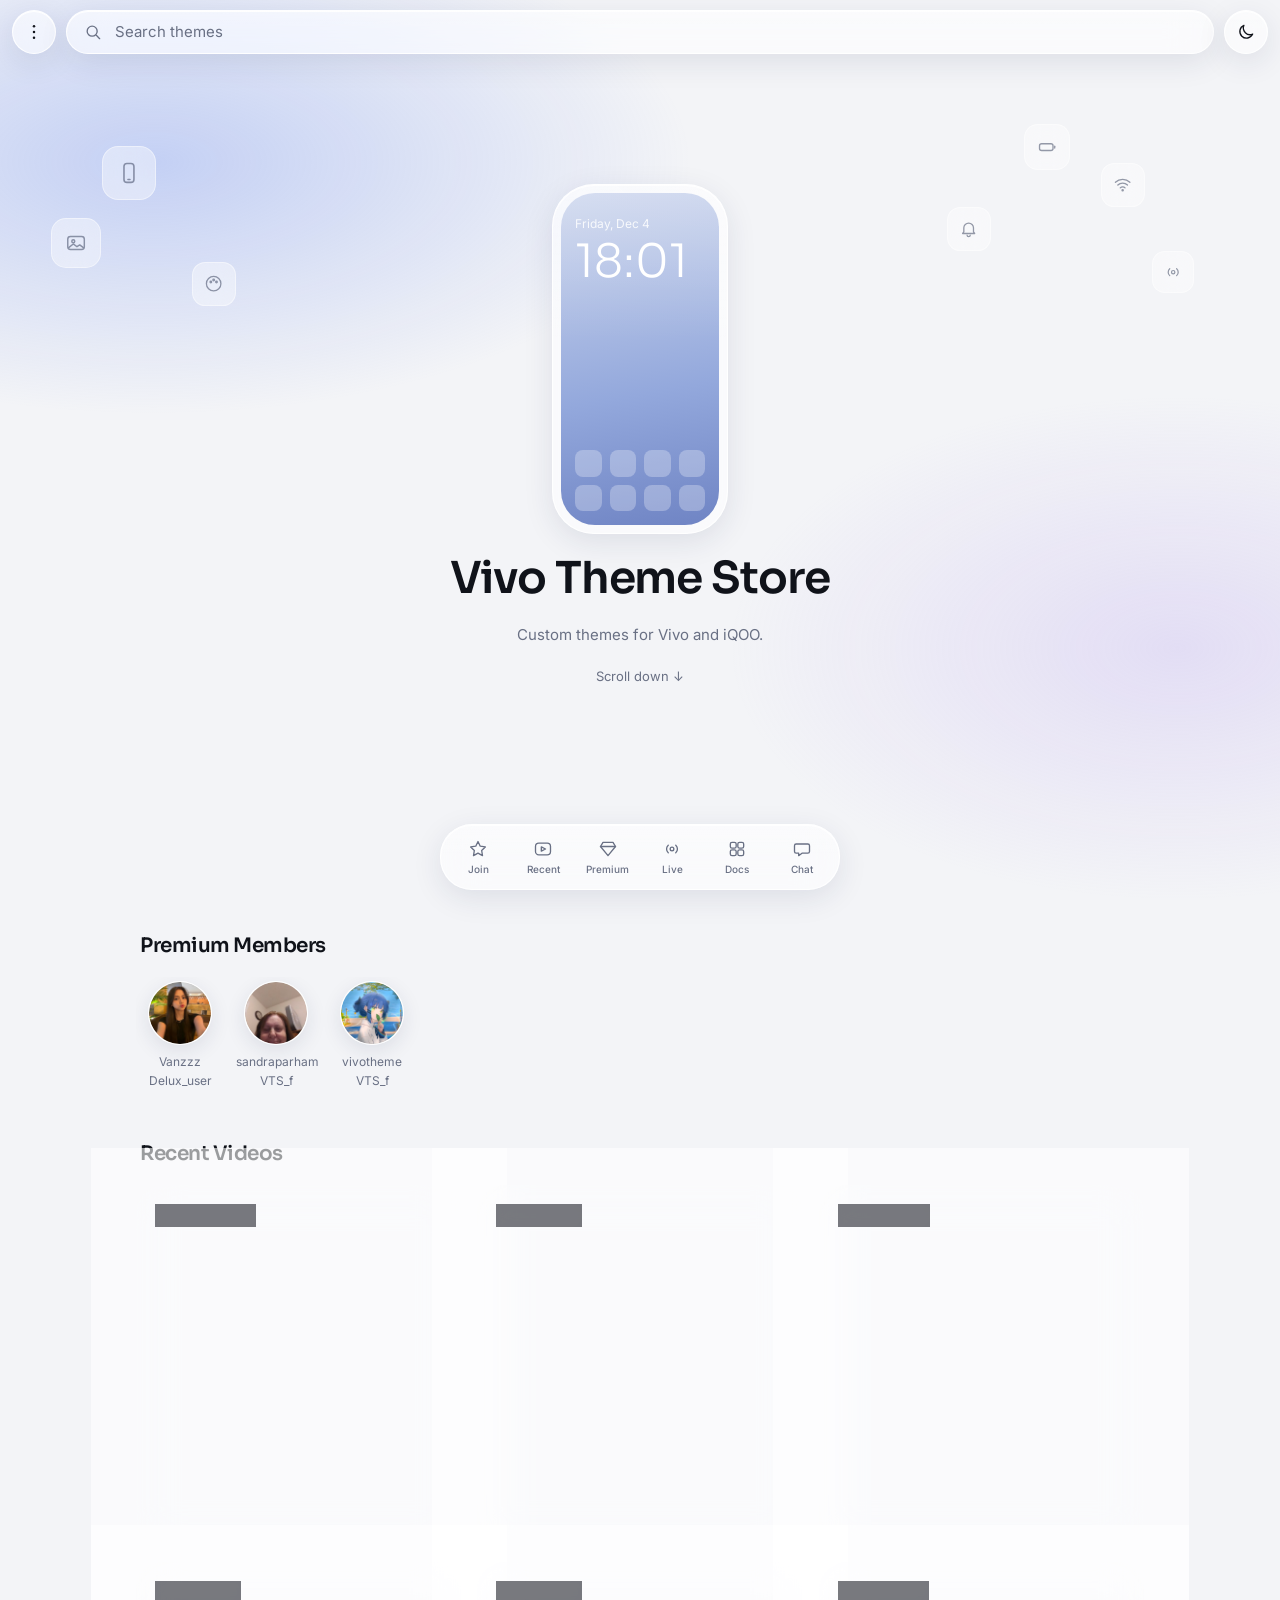
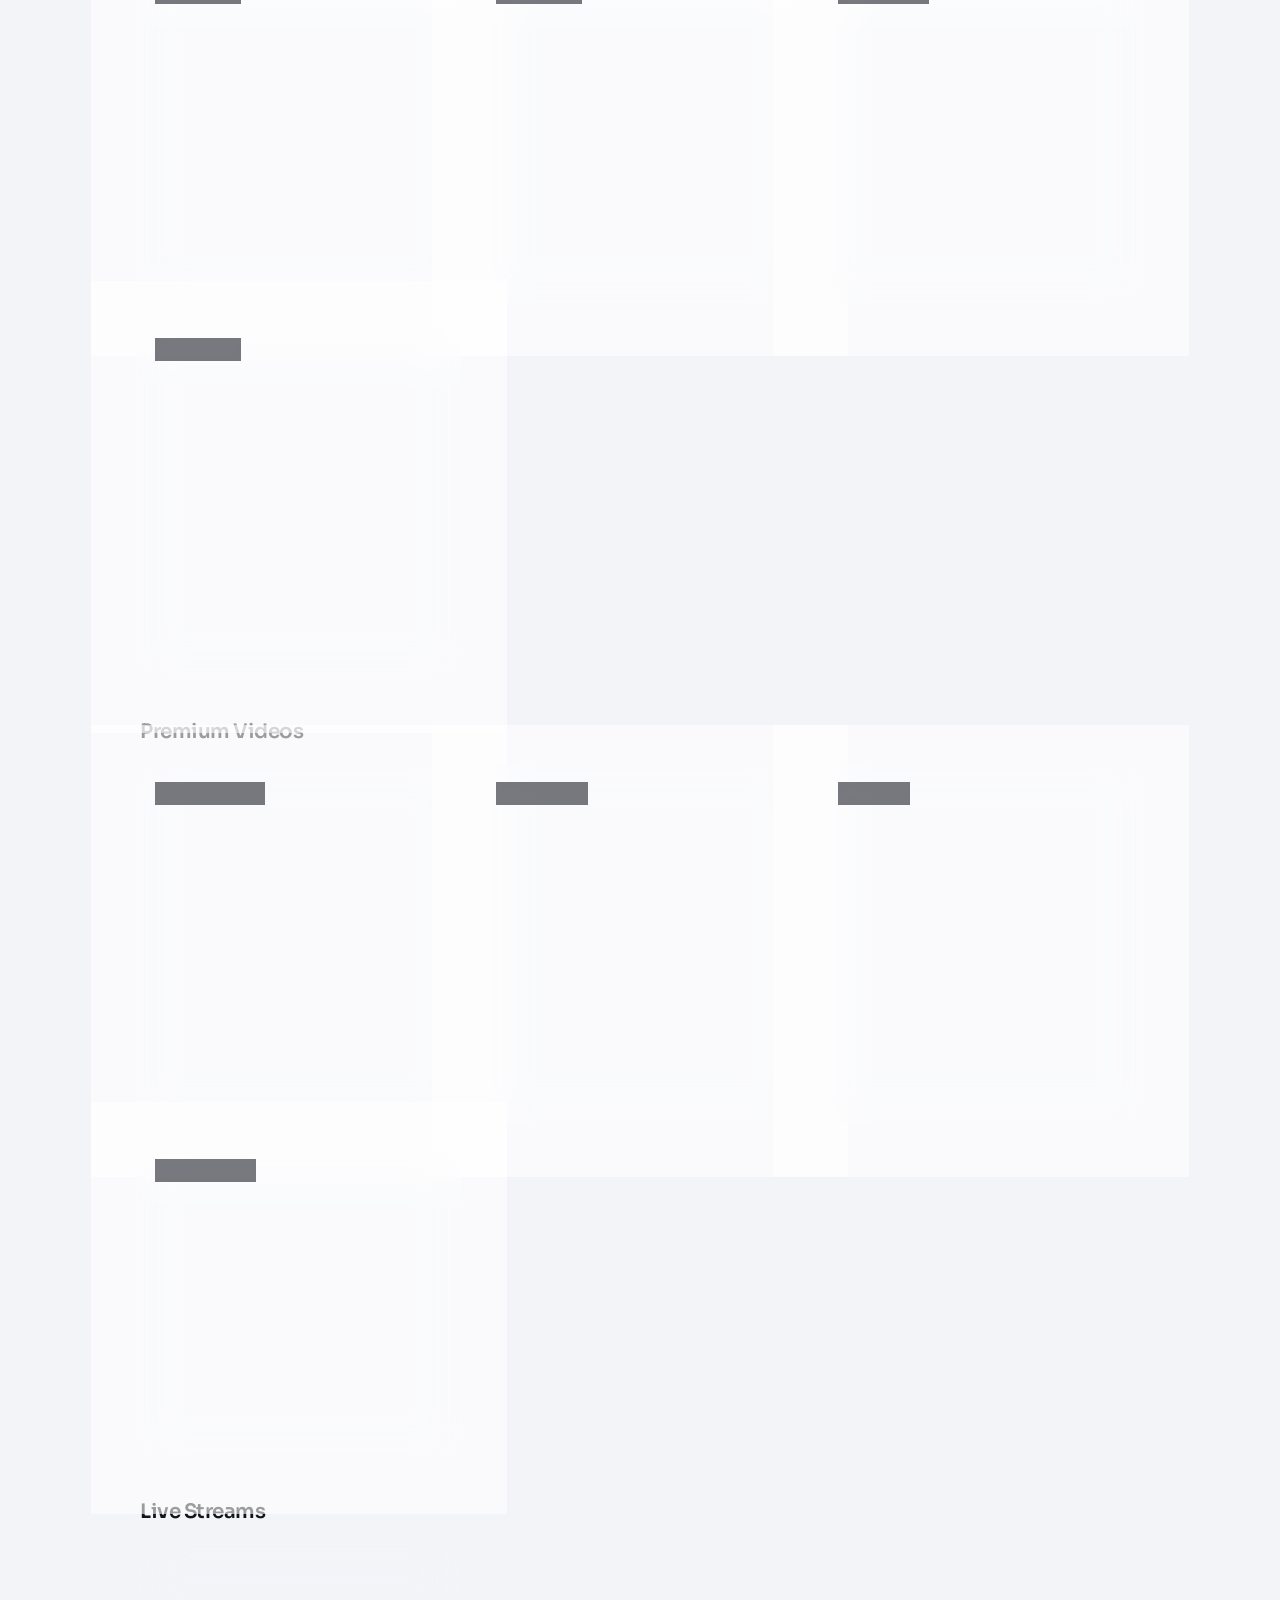
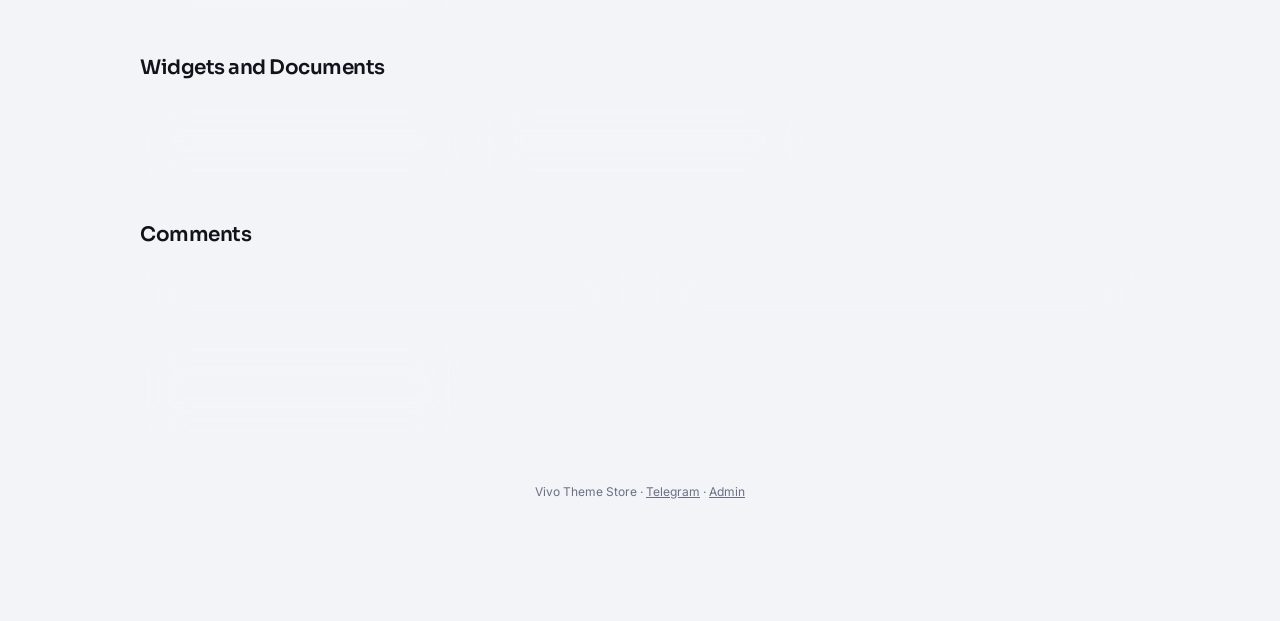
<file: index.html>
<!doctype html>
<html lang="en">
<head>
<meta charset="utf-8">
<meta name="viewport" content="width=device-width,initial-scale=1,viewport-fit=cover">
<meta name="theme-color" content="#f3f4f7">
<title>Vivo Theme Store</title>
<script>try{var t=localStorage.getItem('vivo-theme-store-theme')||(matchMedia('(prefers-color-scheme:dark)').matches?'dark':'light');document.documentElement.setAttribute('data-theme',t)}catch(e){}</script>
<link rel="preconnect" href="https://fonts.googleapis.com">
<link rel="preconnect" href="https://fonts.gstatic.com" crossorigin>
<link href="https://fonts.googleapis.com/css2?family=Sora:wght@300;600&family=Inter:wght@400;500;600&display=swap" rel="stylesheet">
<link rel="stylesheet" href="style.css">
</head>
<body>
<div class="bgw"></div>
<div class="fl" id="fl" aria-hidden="true"></div>

<div class="top">
  <button class="ib glass g" id="menuBtn" type="button" aria-label="Menu" aria-expanded="false"></button>
  <label class="sb glass">
    <span id="searchIcon" style="display:grid;color:var(--mut)" aria-hidden="true"></span>
    <input id="searchInput" type="search" placeholder="Search themes" aria-label="Search themes">
  </label>
  <button class="ib glass g" id="themeToggle" type="button" aria-label="Switch theme"></button>
</div>
<div class="menu glass" id="menu" role="menu"></div>

<main>
  <div class="hero">
    <div class="stage" id="stage">
      <div class="ph glass g" id="phone">
        <div class="scr">
          <small id="dateText"></small>
          <b id="clockText">9:41</b>
          <div class="ap"><i></i><i></i><i></i><i></i><i></i><i></i><i></i><i></i></div>
        </div>
      </div>
    </div>
    <h1>Vivo Theme Store</h1>
    <p>Custom themes for Vivo and iQOO.</p>
    <div class="cue">Scroll down ↓</div>
  </div>

  <section class="s" id="sec-members"><h2>Premium Members</h2><div class="mem" id="memberList"></div></section>
  <section class="s" id="sec-latest"><h2>Recent Videos</h2><div class="grid" id="latestGrid"></div></section>
  <section class="s" id="sec-premium"><h2>Premium Videos</h2><div class="grid" id="premiumGrid"></div></section>
  <section class="s" id="sec-live"><h2>Live Streams</h2><div class="grid" id="liveGrid"></div></section>
  <section class="s" id="sec-widgets"><h2>Widgets and Documents</h2><div class="grid" id="widgetsGrid"></div></section>
  <section class="s" id="sec-comments">
    <h2>Comments</h2>
    <div class="com">
      <a class="glass g" id="ytComment" href="https://www.youtube.com/@vivothemestore" target="_blank" rel="noopener noreferrer">Comment on YouTube</a>
      <a class="glass g" id="telegramLink" href="#" target="_blank" rel="noopener noreferrer">Chat on Telegram</a>
    </div>
    <div class="grid" id="communityGrid"></div>
  </section>

  <footer class="foot">Vivo Theme Store · <a id="footerTelegram" href="#" target="_blank" rel="noopener noreferrer">Telegram</a> · <a href="admin.html">Admin</a></footer>
</main>

<nav class="dock glass" id="dock" aria-label="Sections"></nav>

<script src="theme.js"></script>
<script src="app.js"></script>
</body>
</html>
</file>
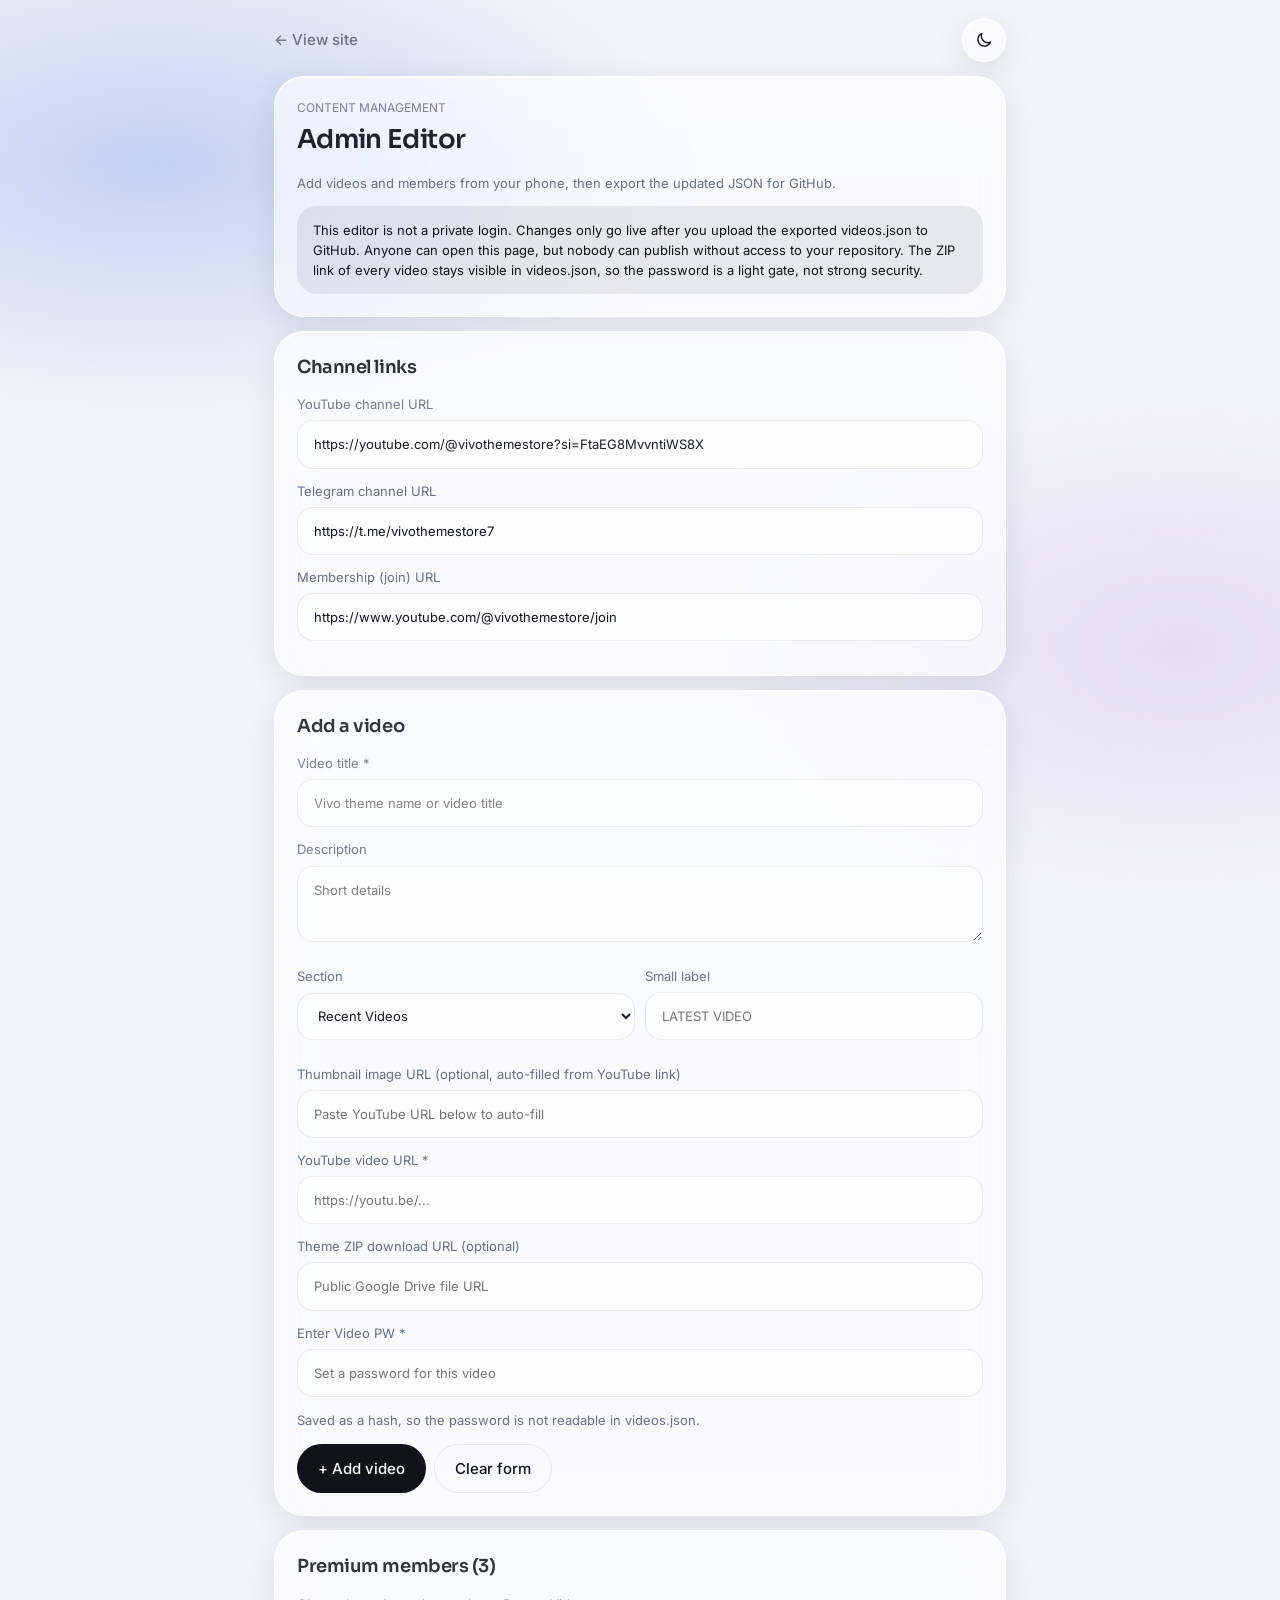
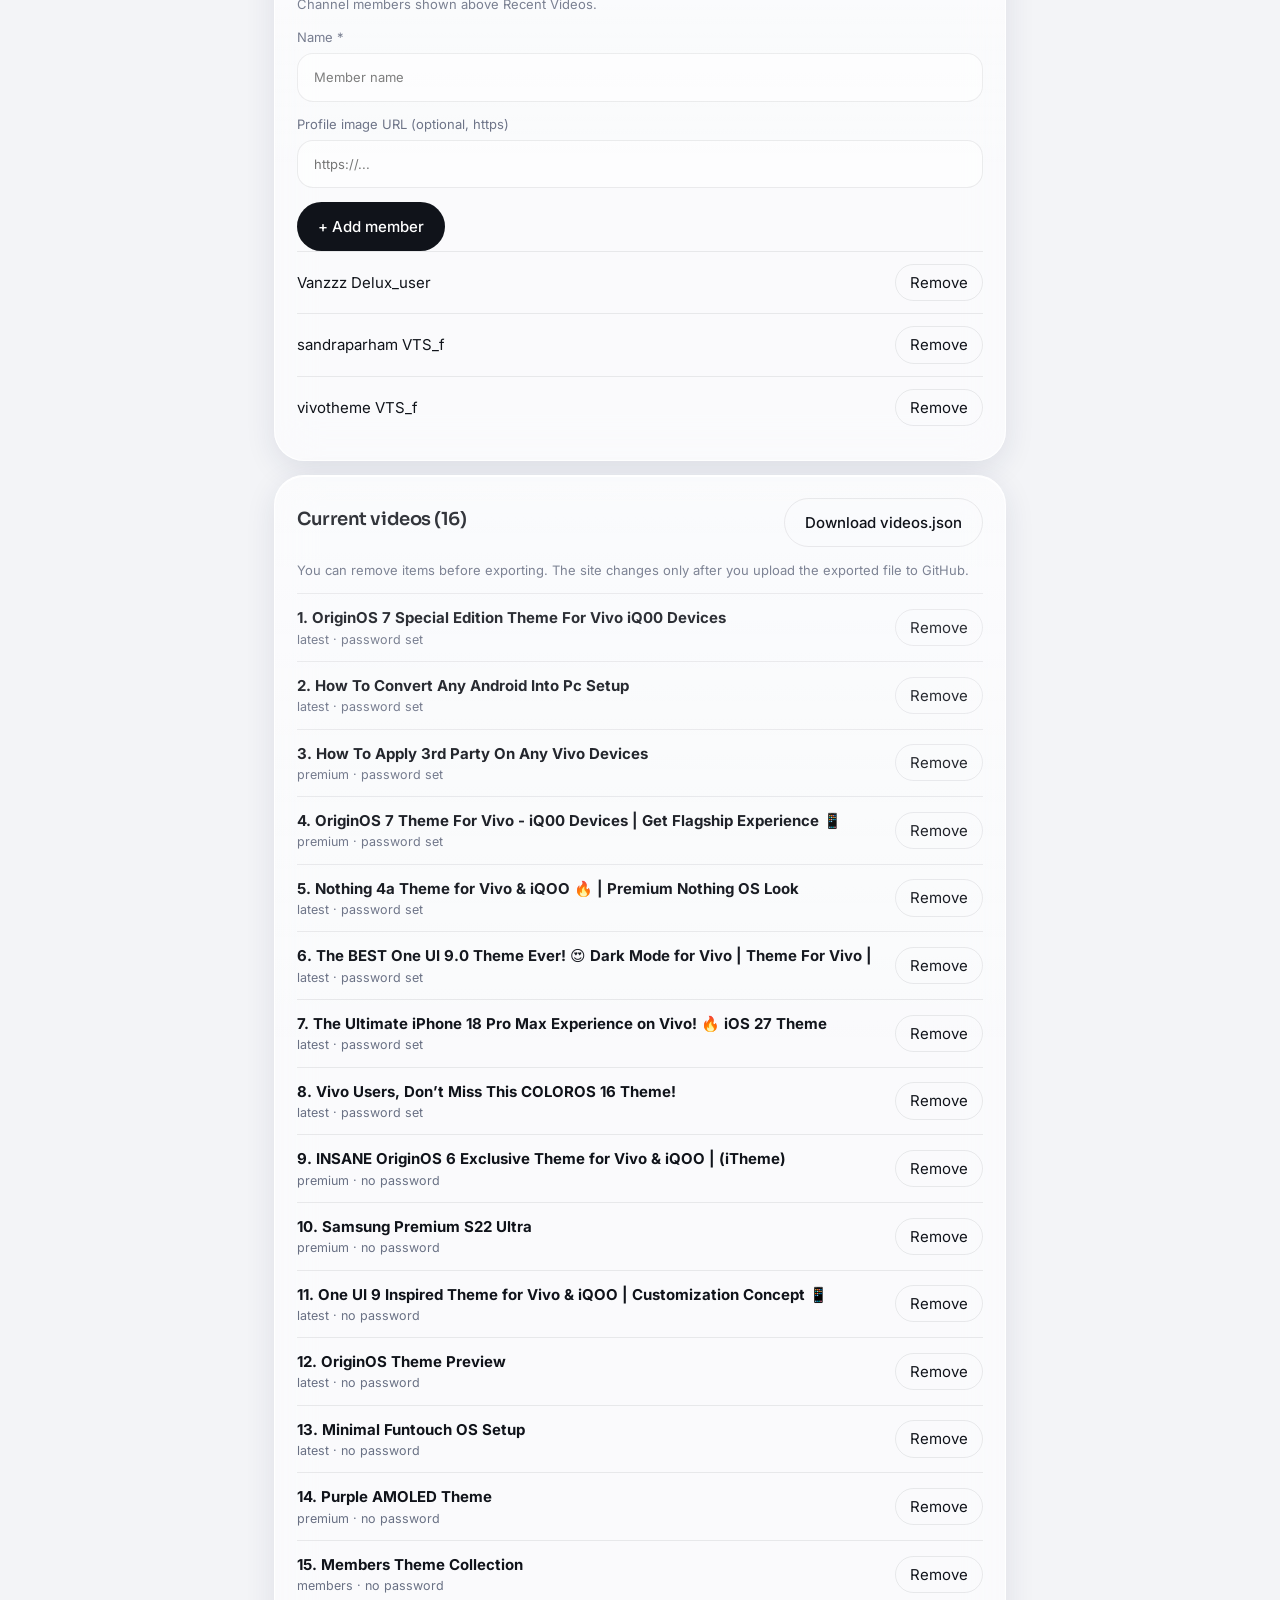
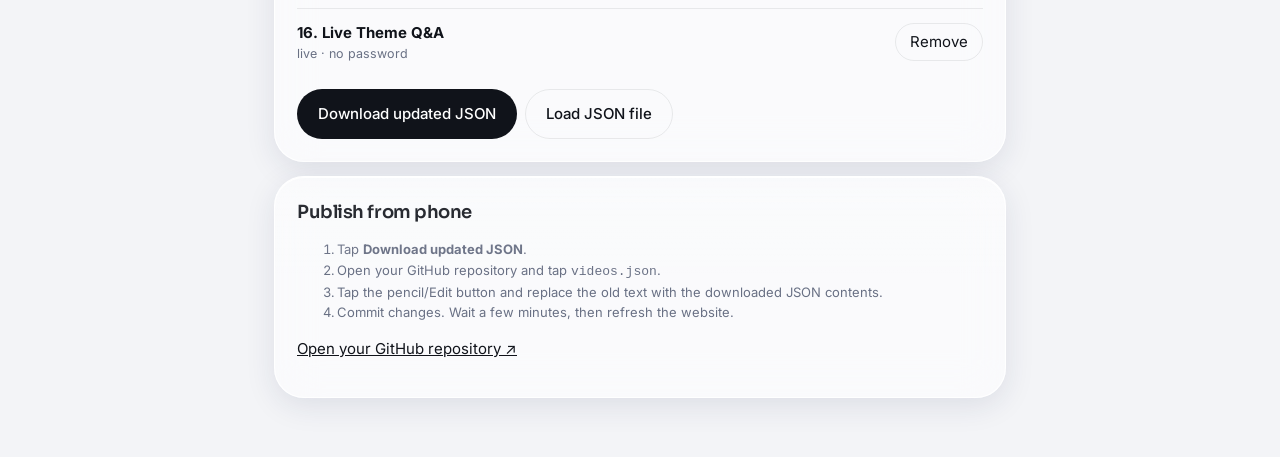
<file: admin.html>
<!doctype html>
<html lang="en">
<head>
<meta charset="utf-8">
<meta name="viewport" content="width=device-width,initial-scale=1,viewport-fit=cover">
<meta name="theme-color" content="#f3f4f7">
<title>Vivo Theme Store – Admin Editor</title>
<script>try{var t=localStorage.getItem('vivo-theme-store-theme')||(matchMedia('(prefers-color-scheme:dark)').matches?'dark':'light');document.documentElement.setAttribute('data-theme',t)}catch(e){}</script>
<link rel="preconnect" href="https://fonts.googleapis.com">
<link rel="preconnect" href="https://fonts.gstatic.com" crossorigin>
<link href="https://fonts.googleapis.com/css2?family=Sora:wght@300;600&family=Inter:wght@400;500;600&display=swap" rel="stylesheet">
<link rel="stylesheet" href="style.css">
</head>
<body>
<div class="bgw"></div>
<main class="admin-main page">
  <div class="topline">
    <a href="index.html">← View site</a>
    <button id="themeToggle" class="ib glass g" type="button" aria-label="Switch theme"></button>
  </div>

  <section class="admin-card glass">
    <div class="eyebrow">CONTENT MANAGEMENT</div>
    <h1 style="font-size:26px">Admin Editor</h1>
    <p class="muted">Add videos and members from your phone, then export the updated JSON for GitHub.</p>
    <div class="warning">This editor is not a private login. Changes only go live after you upload the exported videos.json to GitHub. Anyone can open this page, but nobody can publish without access to your repository. The ZIP link of every video stays visible in videos.json, so the password is a light gate, not strong security.</div>
  </section>

  <section class="admin-card glass">
    <h2>Channel links</h2>
    <label class="field">YouTube channel URL<input id="channel" placeholder="https://www.youtube.com/@yourchannel"></label>
    <label class="field">Telegram channel URL<input id="telegram" placeholder="https://t.me/your_channel"></label>
    <label class="field">Membership (join) URL<input id="membership" placeholder="https://www.youtube.com/@yourchannel/join"></label>
  </section>

  <section class="admin-card glass">
    <h2>Add a video</h2>
    <label class="field">Video title *<input id="title" placeholder="Vivo theme name or video title"></label>
    <label class="field">Description<textarea id="description" placeholder="Short details"></textarea></label>
    <div class="form-grid">
      <label class="field">Section
        <select id="category">
          <option value="latest">Recent Videos</option>
          <option value="premium">Premium Videos</option>
          <option value="members">Members Only (shown in Premium)</option>
          <option value="live">Live Streams</option>
          <option value="widgets">Widgets and Documents</option>
        </select>
      </label>
      <label class="field">Small label<input id="tag" placeholder="LATEST VIDEO"></label>
    </div>
    <label class="field">Thumbnail image URL (optional, auto-filled from YouTube link)<input id="thumbnail" placeholder="Paste YouTube URL below to auto-fill"></label>
    <div id="thumbPreviewWrap" hidden>
      <img id="thumbPreview" alt="Thumbnail preview" style="display:block;width:100%;max-width:320px;aspect-ratio:16/9;object-fit:cover;border-radius:16px">
    </div>
    <label class="field">YouTube video URL *<input id="url" placeholder="https://youtu.be/..."></label>
    <label class="field">Theme ZIP download URL (optional)<input id="download" placeholder="Public Google Drive file URL"></label>
    <label class="field">Enter Video PW *<input id="videoPW" type="password" placeholder="Set a password for this video" autocomplete="new-password"></label>
    <p class="muted">Saved as a hash, so the password is not readable in videos.json.</p>
    <div class="admin-actions">
      <button class="btn primary g" id="addBtn" type="button">+ Add video</button>
      <button class="btn g" id="resetForm" type="button">Clear form</button>
    </div>
  </section>

  <section class="admin-card glass">
    <h2>Premium members (<span id="memberCount">0</span>)</h2>
    <p class="muted">Channel members shown above Recent Videos.</p>
    <label class="field">Name *<input id="memberName" placeholder="Member name"></label>
    <label class="field">Profile image URL (optional, https)<input id="memberImage" placeholder="https://..."></label>
    <div class="admin-actions"><button class="btn primary g" id="addMember" type="button">+ Add member</button></div>
    <div id="memberListAdmin"></div>
  </section>

  <section class="admin-card glass">
    <div class="admin-top">
      <h2>Current videos (<span id="count">0</span>)</h2>
      <button class="btn g" id="exportBtn" type="button">Download videos.json</button>
    </div>
    <p class="muted">You can remove items before exporting. The site changes only after you upload the exported file to GitHub.</p>
    <div id="videoList"></div>
    <div class="admin-actions">
      <button class="btn primary g" id="downloadBtn" type="button">Download updated JSON</button>
      <button class="btn g" id="importBtn" type="button">Load JSON file</button>
      <input type="file" id="fileInput" accept="application/json,.json" hidden>
    </div>
  </section>

  <section class="admin-card glass">
    <h2>Publish from phone</h2>
    <ol class="muted">
      <li>Tap <b>Download updated JSON</b>.</li>
      <li>Open your GitHub repository and tap <code>videos.json</code>.</li>
      <li>Tap the pencil/Edit button and replace the old text with the downloaded JSON contents.</li>
      <li>Commit changes. Wait a few minutes, then refresh the website.</li>
    </ol>
    <p><a href="https://github.com/pencildreamsofficial-rgb/vivo-theme-store" target="_blank" rel="noopener noreferrer">Open your GitHub repository ↗</a></p>
  </section>
</main>
<script src="theme.js"></script>
<script src="admin.js"></script>
</body>
</html>
</file>
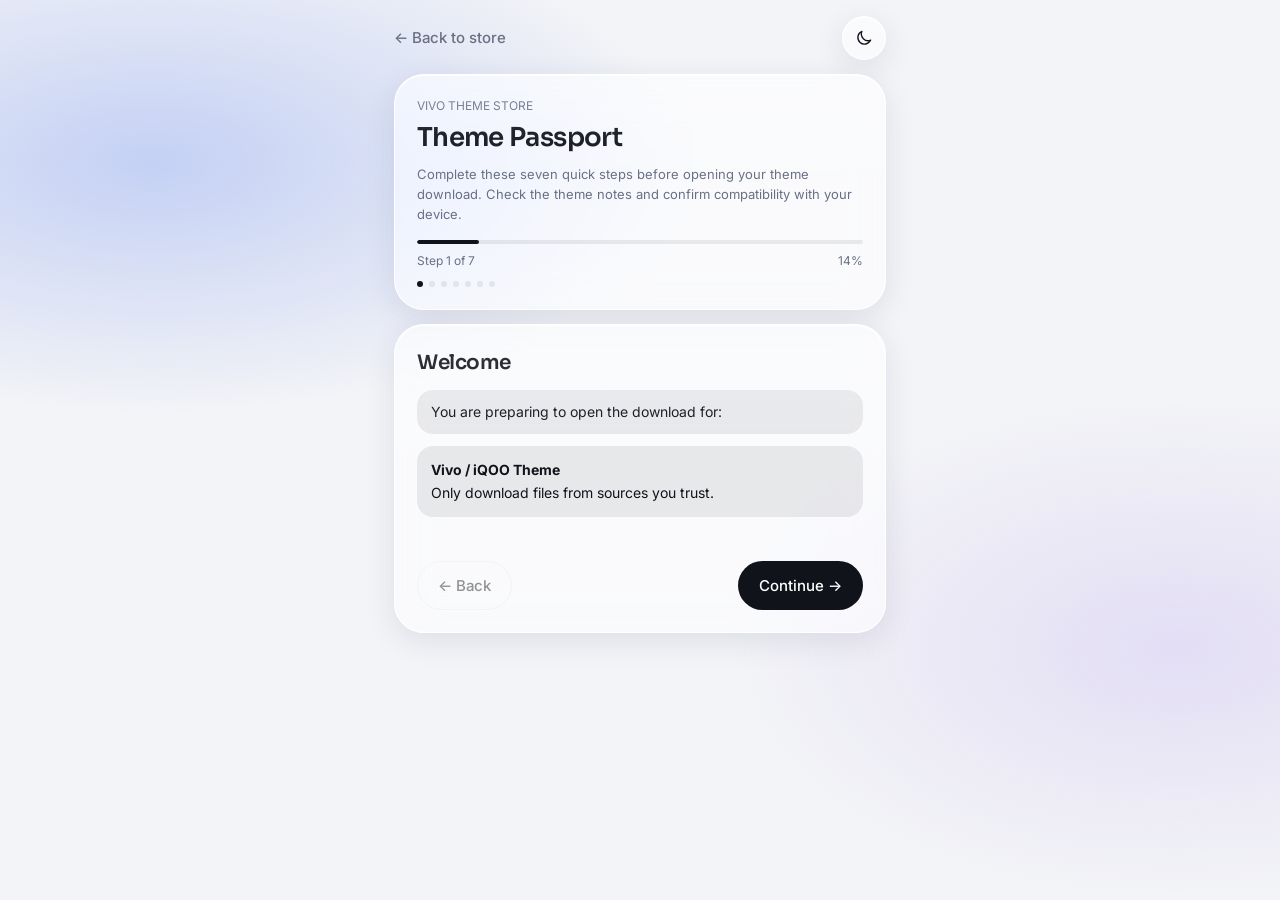
<file: download.html>
<!doctype html>
<html lang="en">
<head>
<meta charset="utf-8">
<meta name="viewport" content="width=device-width,initial-scale=1,viewport-fit=cover">
<meta name="theme-color" content="#f3f4f7">
<title>Theme Passport – Vivo Theme Store</title>
<script>try{var t=localStorage.getItem('vivo-theme-store-theme')||(matchMedia('(prefers-color-scheme:dark)').matches?'dark':'light');document.documentElement.setAttribute('data-theme',t)}catch(e){}</script>
<link rel="preconnect" href="https://fonts.googleapis.com">
<link rel="preconnect" href="https://fonts.gstatic.com" crossorigin>
<link href="https://fonts.googleapis.com/css2?family=Sora:wght@300;600&family=Inter:wght@400;500;600&display=swap" rel="stylesheet">
<link rel="stylesheet" href="style.css">
</head>
<body>
<div class="bgw"></div>
<main class="passport page">
  <div class="topline">
    <a href="index.html">← Back to store</a>
    <button id="themeToggle" class="ib glass g" type="button" aria-label="Switch theme"></button>
  </div>

  <section class="intro glass">
    <div class="eyebrow">VIVO THEME STORE</div>
    <h1>Theme Passport</h1>
    <p>Complete these seven quick steps before opening your theme download. Check the theme notes and confirm compatibility with your device.</p>
    <div class="track"><div class="fill" id="fill"></div></div>
    <div class="progress"><span id="stepLabel">Step 1 of 7</span><span id="percent">14%</span></div>
    <div class="dots" id="dots"></div>
  </section>

  <section class="panel glass">
    <div id="stage"></div>
    <div class="status" id="status" role="status" aria-live="polite"></div>
    <div class="actions">
      <button class="btn g" id="back" type="button">← Back</button>
      <button class="btn primary g" id="next" type="button">Continue →</button>
    </div>
  </section>
</main>

<script src="theme.js"></script>
<script>
(() => {
  const params = new URLSearchParams(location.search);
  const title = params.get('title') || 'Vivo / iQOO Theme';
  const videoId = params.get('id') || '';
  const raw = params.get('url') || '';

  // Only allow the expected Google Drive download domains.
  const url = /^https:\/\/(drive\.google\.com|docs\.google\.com)\//i.test(raw) ? raw : '';

  let selectedSeries = '';
  let selectedDeviceName = '';
  let step = 0;
  let videoData = null;

  const escapeHtml = (s) => String(s).replace(/[&<>"']/g, (c) => ({ '&': '&amp;', '<': '&lt;', '>': '&gt;', '"': '&quot;', "'": '&#39;' }[c]));

  const stageDefinitions = [
    {
      title: 'Welcome',
      text: 'You are preparing to open the download for:',
      field: () => `<div class="summary"><b>${escapeHtml(title)}</b><br>Only download files from sources you trust.</div>`
    },
    {
      title: 'Choose your device',
      text: 'Select your device series and enter your exact phone model.',
      field: () => `
        <label class="field">Device Model / Series
          <select id="deviceSeries" required>
            <option value="">Select your series</option>
            <option>Vivo X Series</option><option>Vivo V Series</option><option>Vivo T Series</option>
            <option>Vivo Y Series</option><option>Vivo S Series</option><option>Vivo Z Series</option>
            <option>Vivo YUVA Series</option><option>iQOO Series</option><option>Other</option>
          </select>
        </label>
        <label class="field">Device Name
          <input id="deviceName" type="text" placeholder="e.g. Vivo X200 Pro" maxlength="80" autocomplete="off" required>
        </label>`
    },
    {
      title: 'Compatibility check',
      text: 'Confirm you have checked the theme video for OS/version compatibility.',
      field: () => '<label class="check"><input id="compat" type="checkbox"> I checked the compatibility details.</label>'
    },
    {
      title: 'Backup reminder',
      text: 'Back up important settings before applying a theme or changing system appearance.',
      field: () => '<label class="check"><input id="backup" type="checkbox"> I understand and have considered a backup.</label>'
    },
    {
      title: 'Source confirmation',
      text: 'Open the creator’s video if you need installation steps or extra information.',
      field: () => '<a class="btn g" href="https://www.youtube.com/@vivothemestore" target="_blank" rel="noopener noreferrer">Open YouTube channel ↗</a>'
    },
    {
      title: 'Ready',
      text: 'Review your choices before continuing to password verification.',
      field: () => '<div class="summary" id="finalSummary"></div>'
    },
    {
      title: 'Enter Video Password',
      text: 'Enter the password supplied for this video to continue to the download.',
      field: () => `
        <label class="field">Video password
          <input id="videoPassword" type="password" autocomplete="current-password" placeholder="Enter Video PW" required>
        </label>
        <p class="info">The password must match this video’s saved password.</p>`
    }
  ];

  const $ = (id) => document.getElementById(id);
  const stage = $('stage'), dots = $('dots'), fill = $('fill'), label = $('stepLabel'),
        percent = $('percent'), back = $('back'), next = $('next'), status = $('status');

  const say = (msg, error) => { status.textContent = msg; status.classList.toggle('error', !!error); };

  async function sha256(text) {
    const buf = await crypto.subtle.digest('SHA-256', new TextEncoder().encode(text));
    return [...new Uint8Array(buf)].map((b) => b.toString(16).padStart(2, '0')).join('');
  }

  async function loadVideoData() {
    try {
      const res = await fetch('./videos.json', { cache: 'no-store' });
      if (!res.ok) throw new Error('Could not load videos.json');
      const data = await res.json();
      videoData = (data.videos || []).find((v) => String(v.id || '') === videoId) || null;
    } catch (e) {
      console.error('Password data error:', e);
      videoData = null;
    }
  }

  // Works with a hashed password (videoPWHash) or the older plain videoPW.
  async function passwordMatches(entered) {
    if (videoData.videoPWHash) {
      return (await sha256(videoId + ':' + entered)) === String(videoData.videoPWHash);
    }
    return entered === String(videoData.videoPW || '');
  }
  const hasPassword = () => !!(videoData.videoPWHash || videoData.videoPW);

  function render() {
    const cur = stageDefinitions[step];
    stage.innerHTML = `<h2>${cur.title}</h2><p class="info">${cur.text}</p>${cur.field()}`;

    if (step === 1) {
      $('deviceSeries').value = selectedSeries;
      $('deviceName').value = selectedDeviceName;
    }

    dots.innerHTML = stageDefinitions.map((_, i) => `<span class="dot ${i <= step ? 'active' : ''}"></span>`).join('');
    const pct = Math.round((step + 1) / stageDefinitions.length * 100);
    fill.style.width = pct + '%';
    label.textContent = `Step ${step + 1} of ${stageDefinitions.length}`;
    percent.textContent = pct + '%';
    back.disabled = step === 0;
    next.textContent = step === 5 ? 'Continue to password →' : step === 6 ? 'Verify password →' : 'Continue →';

    if (step === 5) {
      $('finalSummary').innerHTML =
        `<b>Theme:</b> ${escapeHtml(title)}<br>` +
        `<b>Device Series:</b> ${escapeHtml(selectedSeries)}<br>` +
        `<b>Device Name:</b> ${escapeHtml(selectedDeviceName)}<br>` +
        `<b>Download:</b> ${url ? 'Link available' : 'No direct download link supplied'}`;
    }
  }

  next.addEventListener('click', async () => {
    say('');

    if (step === 1) {
      selectedSeries = $('deviceSeries')?.value || '';
      selectedDeviceName = $('deviceName')?.value.trim() || '';
      if (!selectedSeries) return say('Please select your device series.', true);
      if (!selectedDeviceName) { $('deviceName')?.focus(); return say('Please enter your device name.', true); }
    }
    if (step === 2 && !$('compat')?.checked) return say('Please confirm you checked compatibility to continue.', true);
    if (step === 3 && !$('backup')?.checked) return say('Please acknowledge the backup reminder to continue.', true);

    if (step === 6) {
      const entered = $('videoPassword')?.value ?? '';
      if (!videoId) return say('This download link is missing its video ID. Return to the store and open the download again.', true);

      next.disabled = true;
      next.textContent = 'Checking…';
      if (!videoData) await loadVideoData();
      next.disabled = false;
      next.textContent = 'Verify password →';

      if (!videoData) return say('Could not find this video in videos.json. Please return to the store and try again.', true);
      if (!hasPassword()) return say('No password has been set for this video yet. Please contact the site owner.', true);

      let ok = false;
      try { ok = await passwordMatches(entered); }
      catch (e) { return say('Password check needs a secure (https) page.', true); }

      if (!ok) {
        say('Incorrect password. Please try again.', true);
        const input = $('videoPassword');
        input.classList.remove('shake'); void input.offsetWidth; input.classList.add('shake');
        return;
      }
      if (url) { say('Password accepted. Opening download…'); location.href = url; }
      else say('Password accepted, but no valid download link was supplied.', true);
      return;
    }

    if (step < stageDefinitions.length - 1) { step++; render(); }
  });

  back.addEventListener('click', () => {
    if (step === 1) {
      selectedSeries = $('deviceSeries')?.value || selectedSeries;
      selectedDeviceName = $('deviceName')?.value.trim() || selectedDeviceName;
    }
    if (step > 0) { step--; say(''); render(); }
  });

  document.addEventListener('pointerdown', (e) => {
    const el = e.target.closest('.g');
    if (!el) return;
    const r = el.getBoundingClientRect();
    el.style.setProperty('--x', e.clientX - r.left + 'px');
    el.style.setProperty('--y', e.clientY - r.top + 'px');
    el.classList.remove('pop'); void el.offsetWidth; el.classList.add('pop');
  });

  render();
})();
</script>
</body>
</html>
</file>
<file: style.css>
/* Vivo Theme Store: minimal liquid glass */
:root{--bg:#f3f4f7;--ink:#10131a;--mut:#697084;--gl:rgba(255,255,255,.58);--gb:rgba(255,255,255,.9);--hl:rgba(16,19,26,.08);--in:rgba(255,255,255,.95);--sh:rgba(30,40,80,.1);--ac:#3d5afe;--ok:#1a8a5f;--bad:#cf3b52;--btn:#10131a;--btnink:#fff;--wa:rgba(120,150,240,.38);--wb:rgba(190,170,240,.3)}
[data-theme="dark"]{--bg:#0a0b10;--ink:#eceef6;--mut:#8b92a8;--gl:rgba(255,255,255,.06);--gb:rgba(255,255,255,.12);--hl:rgba(255,255,255,.09);--in:rgba(255,255,255,.12);--sh:rgba(0,0,0,.5);--ac:#8196ff;--btn:#eceef6;--btnink:#0a0b10;--wa:rgba(60,90,220,.3);--wb:rgba(110,70,200,.18)}
*{box-sizing:border-box;-webkit-tap-highlight-color:transparent}
html{scroll-behavior:smooth;scroll-padding-top:72px}
body{margin:0;color:var(--ink);background:var(--bg);font:400 15px/1.55 Inter,system-ui,-apple-system,"Segoe UI",sans-serif;min-height:100vh}
h1,h2,h3{font-family:Sora,Inter,system-ui,sans-serif;margin:0;letter-spacing:-.025em;font-weight:600}
button,input,select,textarea{font:inherit;color:inherit}
a{color:inherit}
svg{display:block}
[hidden]{display:none!important}
.bgw{position:fixed;inset:0;z-index:0;pointer-events:none;background:radial-gradient(60% 40% at 12% 18%,var(--wa),transparent 70%),radial-gradient(50% 40% at 92% 72%,var(--wb),transparent 70%)}
.fl{position:fixed;inset:0;z-index:1;pointer-events:none;overflow:hidden}
.fo{position:absolute;display:grid;place-items:center;border-radius:30%;color:var(--mut);opacity:.7;background:var(--gl);border:1px solid var(--gb);backdrop-filter:blur(10px);-webkit-backdrop-filter:blur(10px);will-change:transform}
.fo svg{width:46%;height:46%}

/* glass */
.glass{position:relative;background:var(--gl);border:1px solid var(--gb);backdrop-filter:blur(22px) saturate(1.5);-webkit-backdrop-filter:blur(22px) saturate(1.5);box-shadow:0 8px 30px var(--sh),inset 0 1px 0 var(--in)}
.glass::before{content:"";position:absolute;inset:0;border-radius:inherit;pointer-events:none;background:linear-gradient(180deg,rgba(255,255,255,.16),transparent 45%)}
.g{position:relative;overflow:hidden;cursor:pointer}
.g::after{content:"";position:absolute;inset:0;background:radial-gradient(circle 110px at var(--x,50%) var(--y,50%),color-mix(in srgb,var(--ac) 32%,transparent),transparent 70%);opacity:0;pointer-events:none}
.pop{animation:bn .5s cubic-bezier(.3,1.5,.5,1)}
.pop::after{animation:gl 1s ease-out}
@keyframes bn{0%{transform:scale(1)}30%{transform:scale(.96)}65%{transform:scale(1.02)}100%{transform:scale(1)}}
@keyframes gl{0%{opacity:1}100%{opacity:0}}
@keyframes fl{0%,100%{translate:0 0}50%{translate:0 -6px}}
@media (prefers-reduced-motion:reduce){.pop,.pop::after,.cue{animation:none}html{scroll-behavior:auto}}
:focus-visible{outline:2px solid var(--ac);outline-offset:2px}

/* top bar + menu */
main{position:relative;z-index:2}
.top{position:fixed;z-index:30;top:0;left:0;right:0;display:flex;gap:10px;align-items:center;padding:calc(10px + env(safe-area-inset-top,0px)) 12px 10px}
.ib{width:44px;height:44px;border-radius:50%;border:1px solid var(--gb);display:grid;place-items:center;flex:none;color:var(--ink);padding:0;text-decoration:none}
.sb{flex:1;min-width:0;display:flex;align-items:center;gap:10px;border-radius:99px;padding:0 16px;height:44px}
.sb input{flex:1;min-width:0;width:100%;border:0;background:none;outline:0}
.sb input::placeholder{color:var(--mut)}
.menu{position:fixed;z-index:40;top:calc(62px + env(safe-area-inset-top,0px));left:12px;width:min(272px,calc(100% - 24px));border-radius:26px;padding:6px;display:none}
.menu.on{display:block;animation:bn .45s cubic-bezier(.3,1.5,.5,1)}
.menu a,.menu button{display:flex;width:100%;gap:12px;align-items:center;text-align:left;padding:12px 14px;border:0;background:none;border-radius:18px;font-weight:500;text-decoration:none;color:var(--ink);cursor:pointer}
.menu .first{background:var(--btn);color:var(--btnink);margin-bottom:4px}

/* hero */
.hero{min-height:100svh;display:flex;flex-direction:column;align-items:center;justify-content:center;text-align:center;padding:90px 24px 120px;gap:20px}
.hero h1{font-size:clamp(28px,6vw,44px);line-height:1.1}
.hero p{margin:0;color:var(--mut);max-width:32ch}
.stage{perspective:900px}
.ph{width:176px;height:350px;border-radius:42px;padding:8px;transform:rotateX(var(--rx,0deg)) rotateY(var(--ry,0deg));transition:transform .25s ease-out}
.scr{height:100%;border-radius:34px;background:linear-gradient(170deg,#cfd8ee,#93a8dc 60%,#6f84c4);padding:22px 14px 14px;display:flex;flex-direction:column;color:#fff;text-align:left;overflow:hidden}
[data-theme="dark"] .scr{background:linear-gradient(170deg,#2d3868,#1a2044 60%,#12172f)}
.scr b{font:300 46px/1 Sora,Inter,sans-serif}
.scr small{opacity:.85;font-size:12px;margin-bottom:4px}
.ap{margin-top:auto;display:grid;grid-template-columns:repeat(4,1fr);gap:8px}
.ap i{aspect-ratio:1;border-radius:30%;background:rgba(255,255,255,.28)}
.cue{color:var(--mut);font-size:13px;animation:fl 2s ease-in-out infinite}

/* sections */
section.s{padding:30px 16px 6px;max-width:1040px;margin:0 auto}
section.s>h2{font-size:20px;margin:0 4px 16px}
.mem{display:flex;gap:16px;overflow-x:auto;padding:4px 4px 12px;scrollbar-width:none}
.mm{flex:none;width:80px;text-align:center;font-size:12px;color:var(--mut);cursor:default}
.av{width:64px;height:64px;border-radius:50%;margin:0 auto 8px;display:grid;place-items:center;font:600 22px Sora,Inter,sans-serif;color:var(--ink);background:var(--gl);border:1px solid var(--gb);box-shadow:0 6px 20px var(--sh);overflow:hidden}
.av img{width:100%;height:100%;object-fit:cover}
.grid{display:grid;grid-template-columns:repeat(auto-fill,minmax(260px,1fr));gap:16px}
.card{border-radius:28px;padding:8px;display:flex;flex-direction:column;gap:12px}
.th{display:block;aspect-ratio:16/9;border-radius:21px;background:linear-gradient(135deg,var(--wa),var(--wb));position:relative;overflow:hidden}
.th img{width:100%;height:100%;object-fit:cover;position:absolute;inset:0}
.lb{position:absolute;left:10px;top:10px;padding:3px 10px;border-radius:99px;font-size:11px;font-weight:500;background:rgba(10,12,20,.55);color:#fff;backdrop-filter:blur(8px)}
.card h3{font-size:15px;line-height:1.35;padding:0 8px}
.card p{margin:0;padding:0 8px;color:var(--mut);font-size:13px}
.bt{display:flex;gap:8px;padding:0 4px 4px;margin-top:auto}
.bt a{flex:1;padding:12px;border-radius:99px;border:1px solid var(--hl);font-weight:500;text-align:center;text-decoration:none}
.bt .zp{background:var(--btn);color:var(--btnink);border-color:transparent}
.none{padding:24px;text-align:center;color:var(--mut);border-radius:24px}
.com{display:flex;gap:10px;flex-wrap:wrap;margin-bottom:16px}
.com a{flex:1;min-width:160px;padding:16px;border-radius:99px;font-weight:500;text-align:center;text-decoration:none}
.post{display:block;border-radius:24px;padding:16px;text-decoration:none}
.post h3{font-size:15px}.post p{margin:6px 0 0;color:var(--mut);font-size:13px}

/* dock */
.dock{position:fixed;z-index:30;left:50%;translate:-50% 0;bottom:calc(10px + env(safe-area-inset-bottom,0px));display:flex;gap:2px;padding:6px;border-radius:32px;width:min(400px,calc(100% - 20px))}
.dock a,.dock button{flex:1;border:0;background:none;border-radius:22px;padding:8px 0 6px;font-size:10px;font-weight:500;display:flex;flex-direction:column;align-items:center;gap:3px;min-width:0;color:var(--mut);text-decoration:none;cursor:pointer}
.dock a:active,.dock button:active{color:var(--ink)}
.foot{text-align:center;color:var(--mut);font-size:12px;padding:34px 20px 120px}
.foot a{color:var(--mut)}

/* passport (download.html) */
.page{position:relative;z-index:2}
.passport{max-width:520px;margin:0 auto;padding:calc(16px + env(safe-area-inset-top,0px)) 14px 40px;display:grid;gap:14px}
.topline{display:flex;justify-content:space-between;align-items:center}
.topline a{color:var(--mut);text-decoration:none;font-weight:500}
.intro,.panel{border-radius:30px;padding:22px}
.eyebrow{color:var(--mut);font-size:12px;margin-bottom:2px}
.intro h1{font-size:26px}
.intro p{color:var(--mut);margin:6px 0 0;font-size:13px}
.track{height:4px;border-radius:9px;background:var(--hl);margin:16px 0 8px;overflow:hidden}
.fill{height:100%;background:var(--ink);border-radius:9px;transition:width .5s cubic-bezier(.3,1.3,.5,1)}
.progress{display:flex;justify-content:space-between;color:var(--mut);font-size:12px}
.dots{display:flex;gap:6px;margin-top:10px}
.dot{width:6px;height:6px;border-radius:50%;background:var(--hl)}
.dot.active{background:var(--ink)}
.panel h2{font-size:20px}
.info{padding:11px 14px;border-radius:16px;background:var(--hl);margin:12px 0;font-size:14px}
.summary{padding:12px 14px;border-radius:16px;background:var(--hl);margin:10px 0;font-size:14px;line-height:1.7}
.field{display:grid;gap:6px;margin:12px 0;font-size:13px;color:var(--mut)}
.field input,.field select,.field textarea{width:100%;padding:13px 16px;border-radius:16px;border:1px solid var(--hl);background:var(--gl);outline:0;color:var(--ink);min-width:0}
.field textarea{min-height:76px;resize:vertical}
.check{display:flex;gap:12px;align-items:center;padding:12px 14px;border-radius:18px;border:1px solid var(--hl);margin:12px 0}
.check input{width:18px;height:18px;accent-color:var(--ink)}
.status{min-height:20px;font-size:13px;color:var(--ok);margin-top:6px}
.status.error{color:var(--bad)}
.actions{display:flex;justify-content:space-between;gap:10px;margin-top:14px}
.btn{display:inline-flex;align-items:center;justify-content:center;gap:8px;padding:12px 20px;border-radius:99px;border:1px solid var(--hl);background:none;font-weight:500;text-decoration:none;cursor:pointer}
.btn.primary{background:var(--btn);color:var(--btnink);border-color:transparent}
.btn:disabled{opacity:.45;cursor:default}
.shake{animation:sk .4s}
@keyframes sk{25%{translate:-8px}75%{translate:8px}}

/* admin */
.admin-main{max-width:760px;margin:0 auto;padding:calc(18px + env(safe-area-inset-top,0px)) 14px 60px;display:grid;gap:14px}
.admin-card{border-radius:30px;padding:22px}
.admin-card h2{font-size:18px;margin-bottom:6px}
.admin-top{display:flex;justify-content:space-between;align-items:center;gap:12px;flex-wrap:wrap}
.form-grid{display:grid;grid-template-columns:1fr 1fr;gap:10px}
.admin-actions{display:flex;gap:8px;flex-wrap:wrap;margin-top:14px}
.warning{border-radius:20px;padding:14px 16px;background:var(--hl);font-size:13px}
.muted{color:var(--mut);font-size:13px}
.row-item{display:flex;gap:10px;align-items:center;justify-content:space-between;padding:12px 0;border-top:1px solid var(--hl)}
.row-item span{min-width:0;overflow:hidden;text-overflow:ellipsis;white-space:nowrap}
.row-item small{display:block;color:var(--mut);white-space:nowrap;overflow:hidden;text-overflow:ellipsis}
.row-item button{flex:none;padding:6px 14px;border-radius:99px;border:1px solid var(--hl);background:none;cursor:pointer}
@media(max-width:600px){.form-grid{grid-template-columns:1fr}}
</file>
